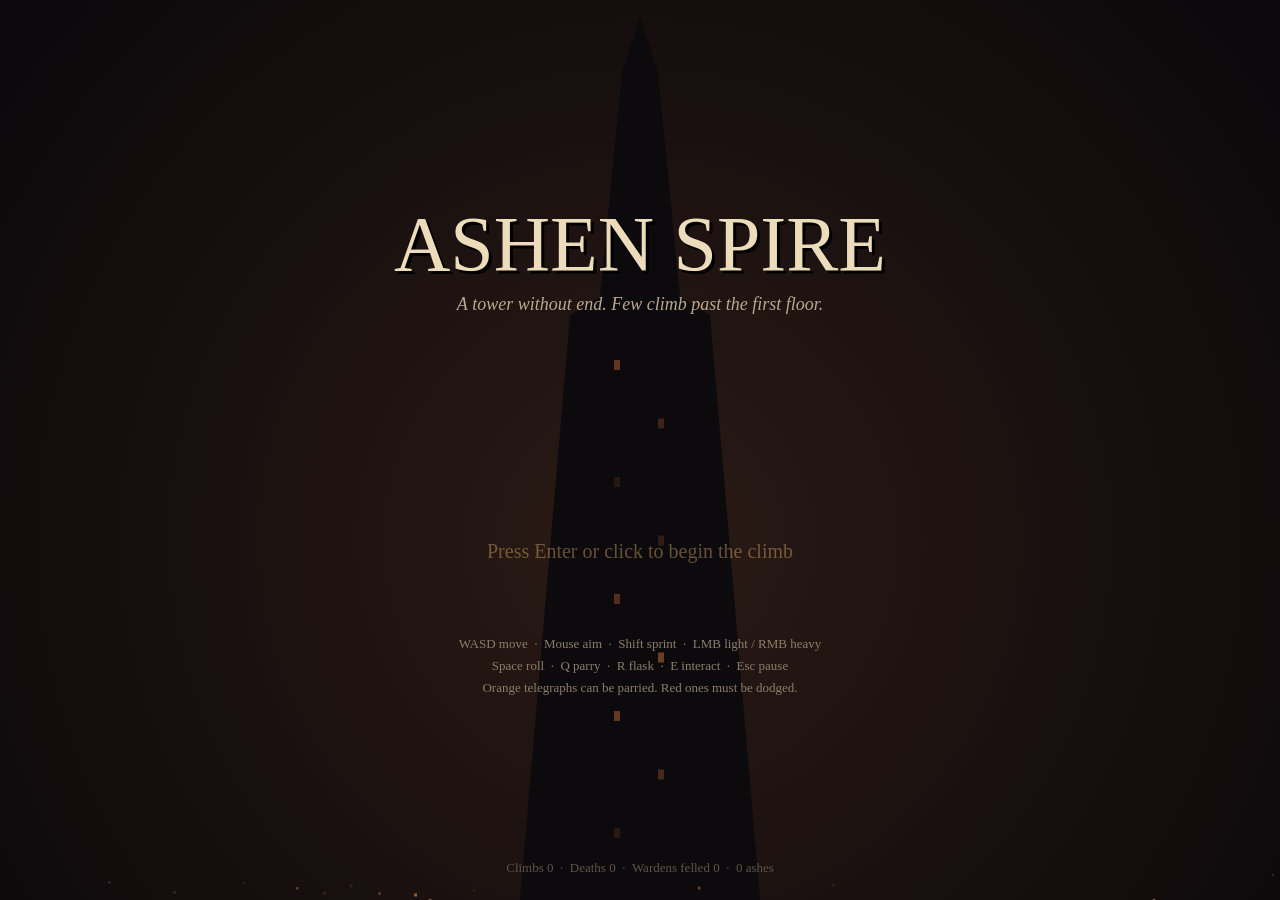
<file: index.html>
<!doctype html>
<html lang="en">
<head>
  <meta charset="utf-8">
  <meta name="viewport" content="width=device-width, initial-scale=1">
  <title>Ashen Spire</title>
  <link rel="stylesheet" href="style.css">
</head>
<body>
  <canvas id="game"></canvas>
  <!-- Plain scripts (no modules) so the game runs by double-clicking index.html -->
  <script src="src/util.js"></script>
  <script src="src/input.js"></script>
  <script src="src/touch.js"></script>
  <script src="src/audio.js"></script>
  <script src="src/fx.js"></script>
  <script src="src/floors.js"></script>
  <script src="src/dungeon.js"></script>
  <script src="src/relics.js"></script>
  <script src="src/weapons.js"></script>
  <script src="src/player.js"></script>
  <script src="src/enemies.js"></script>
  <script src="src/ui.js"></script>
  <script src="src/meta.js"></script>
  <script src="src/game.js"></script>
</body>
</html>
</file>
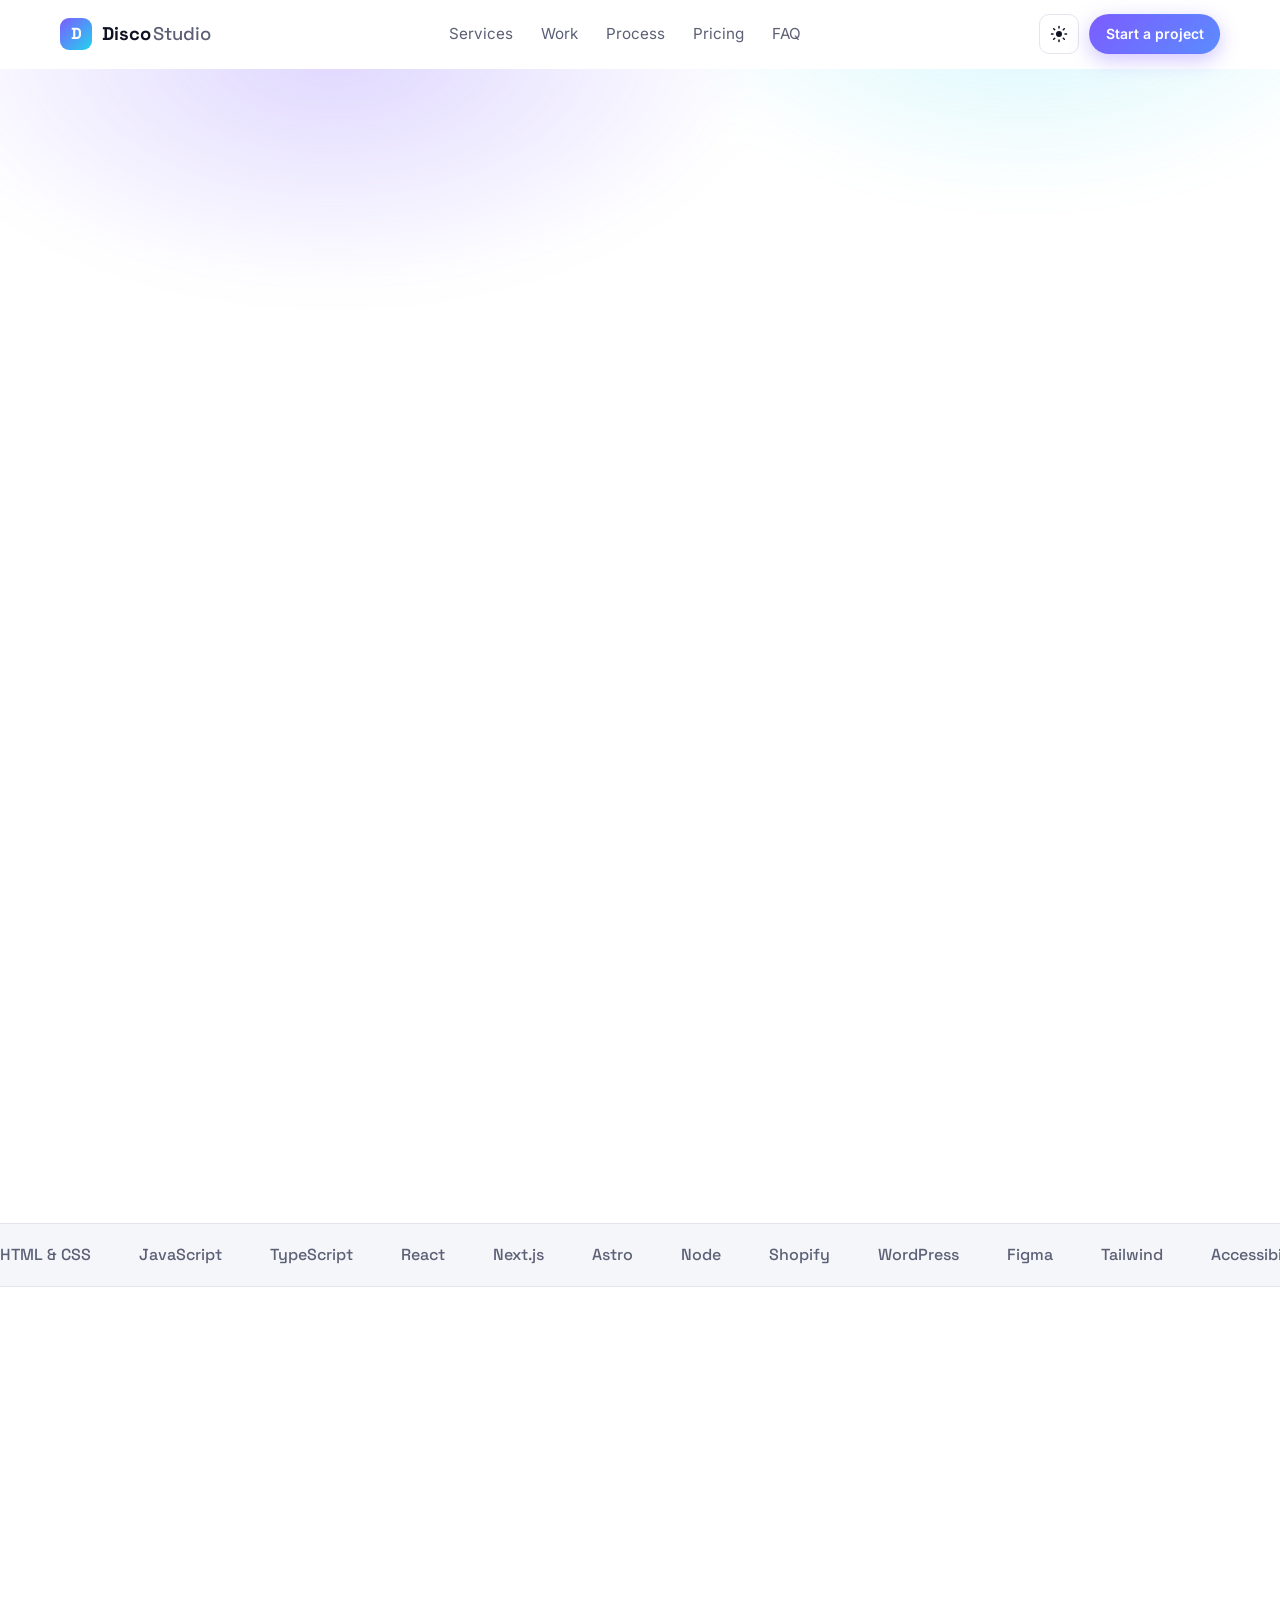
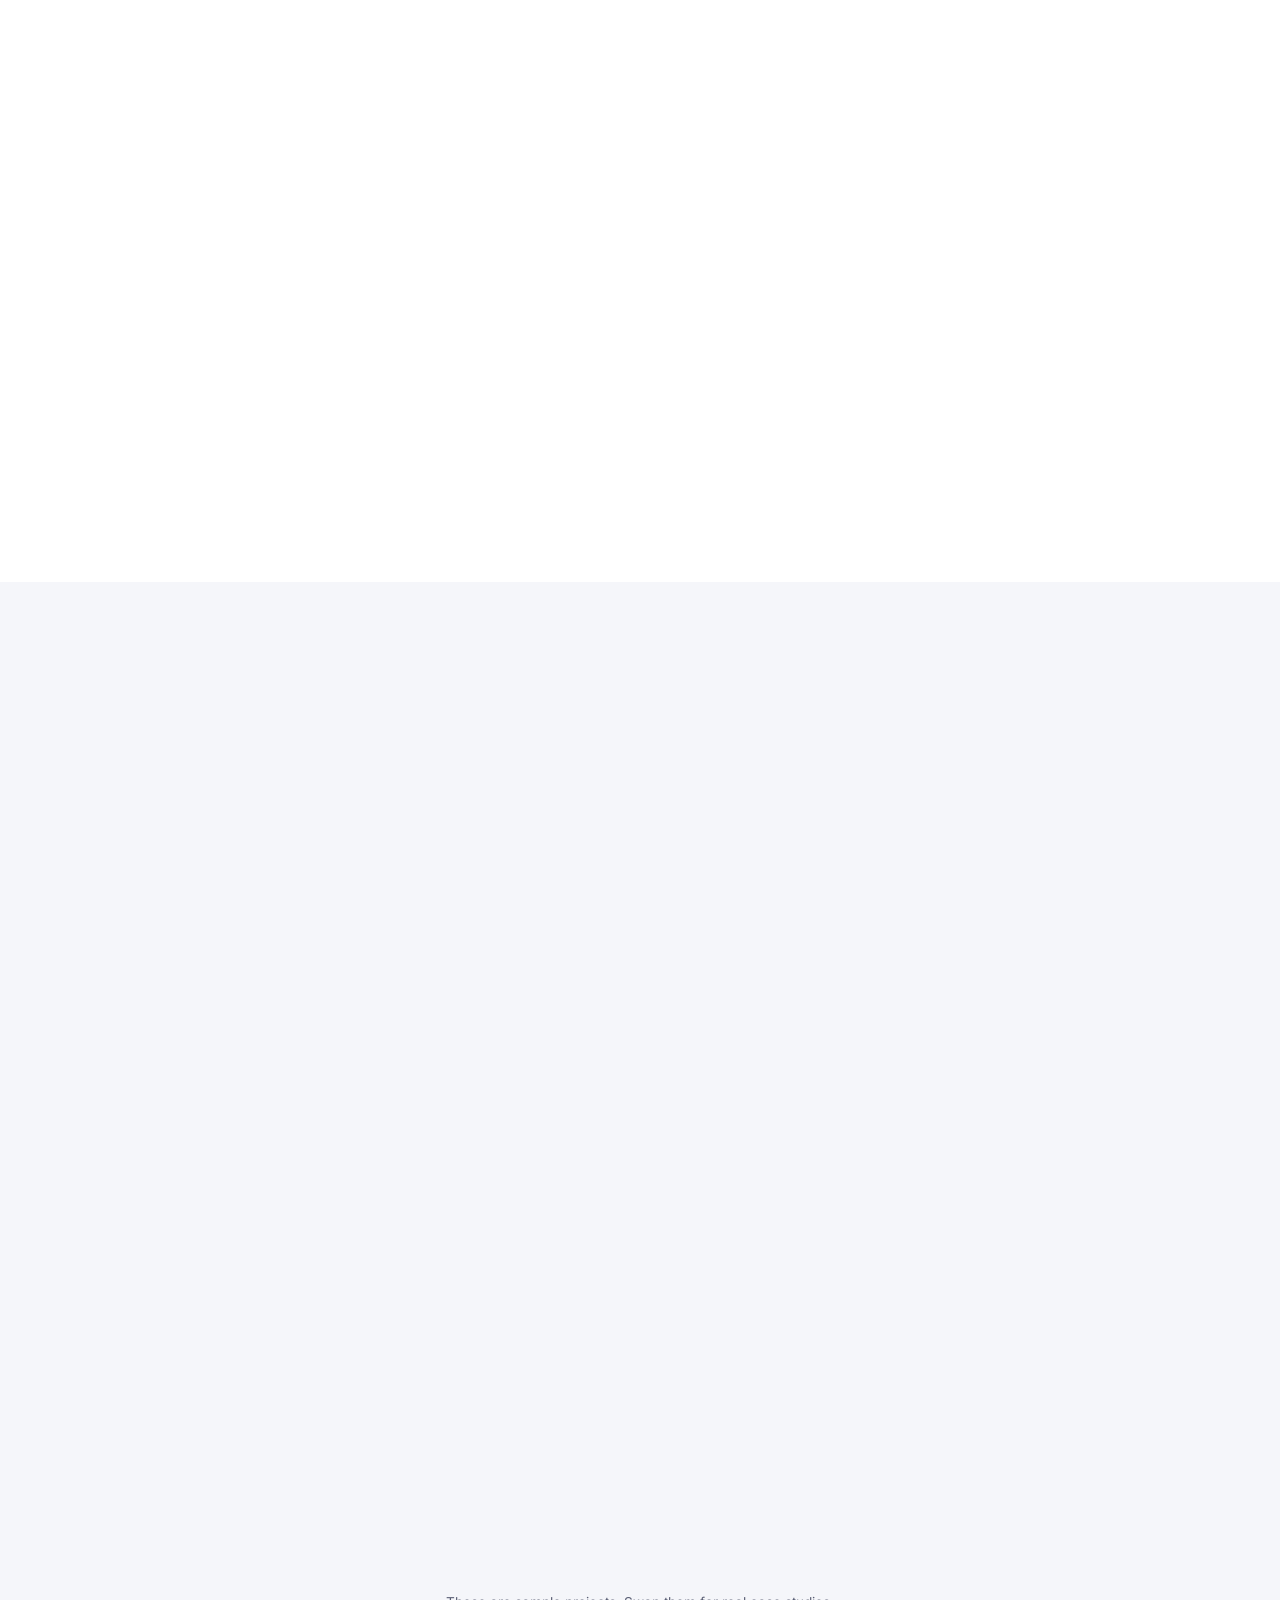
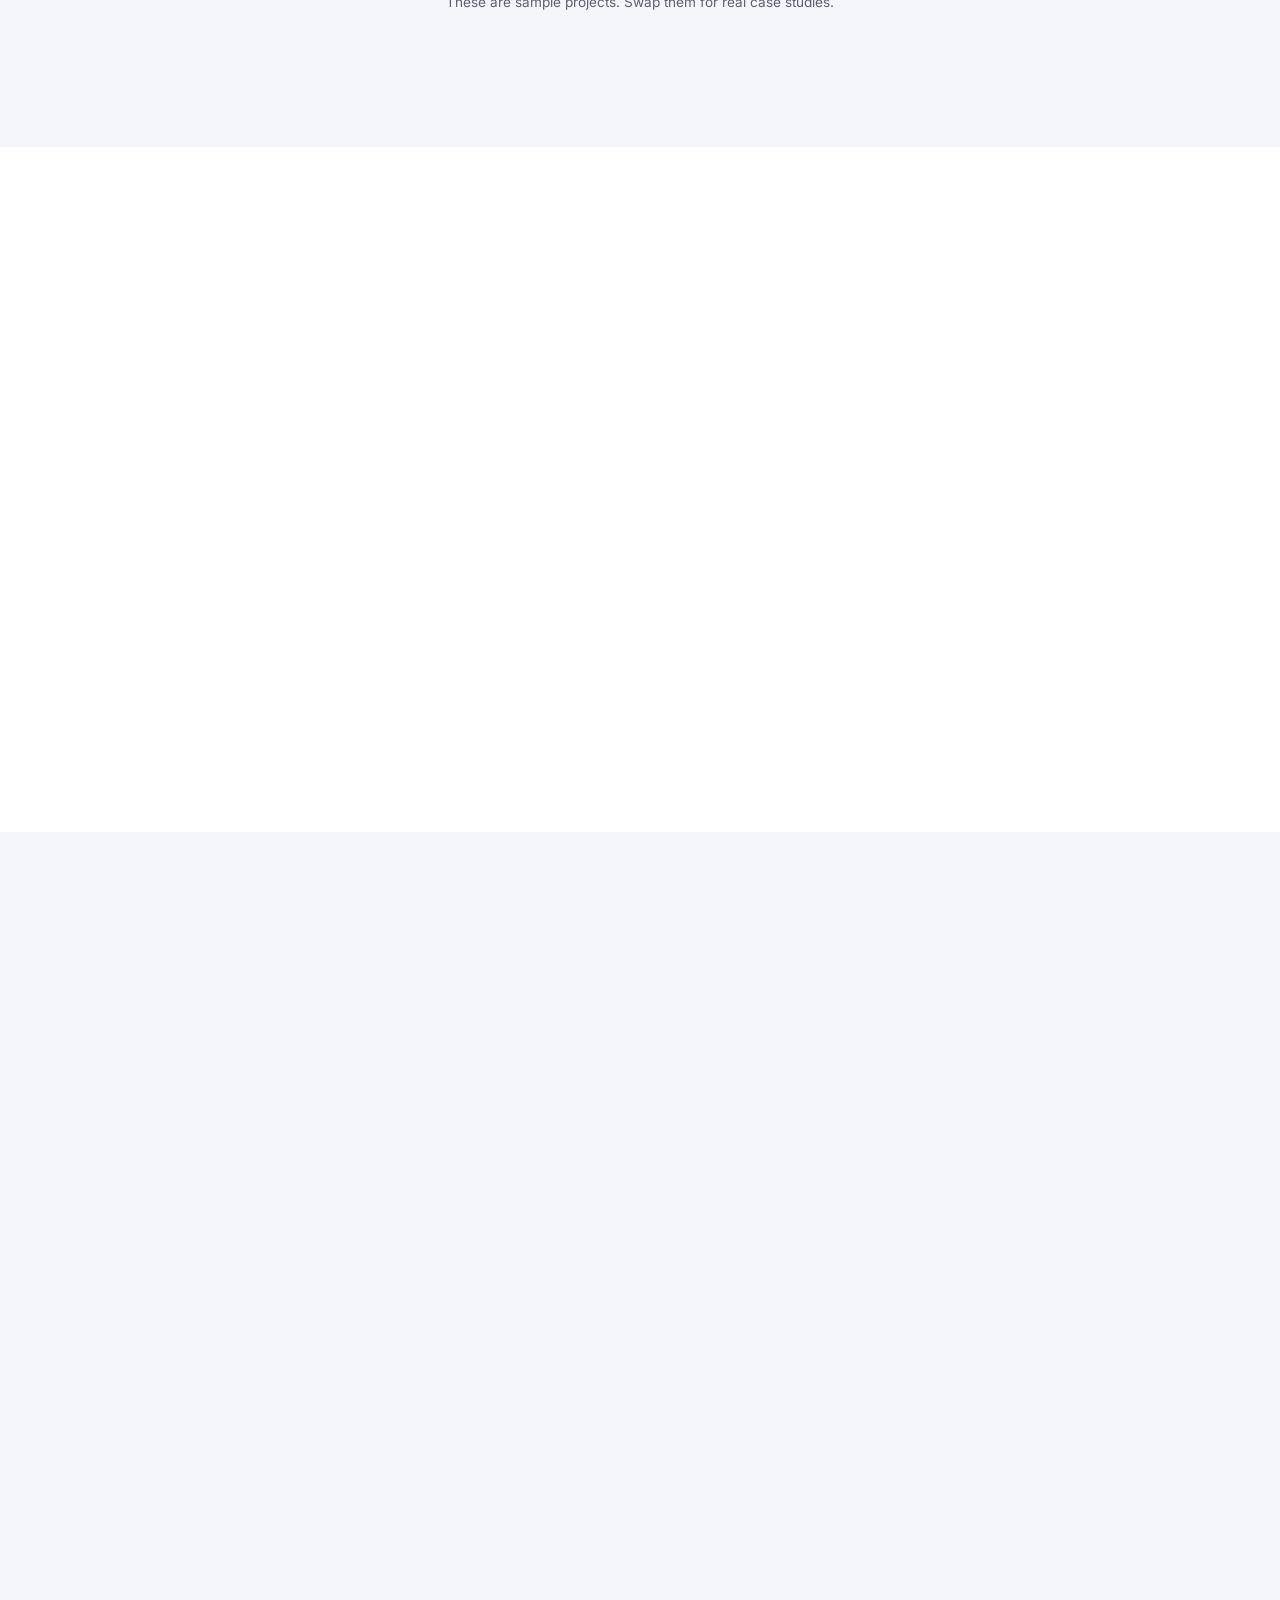
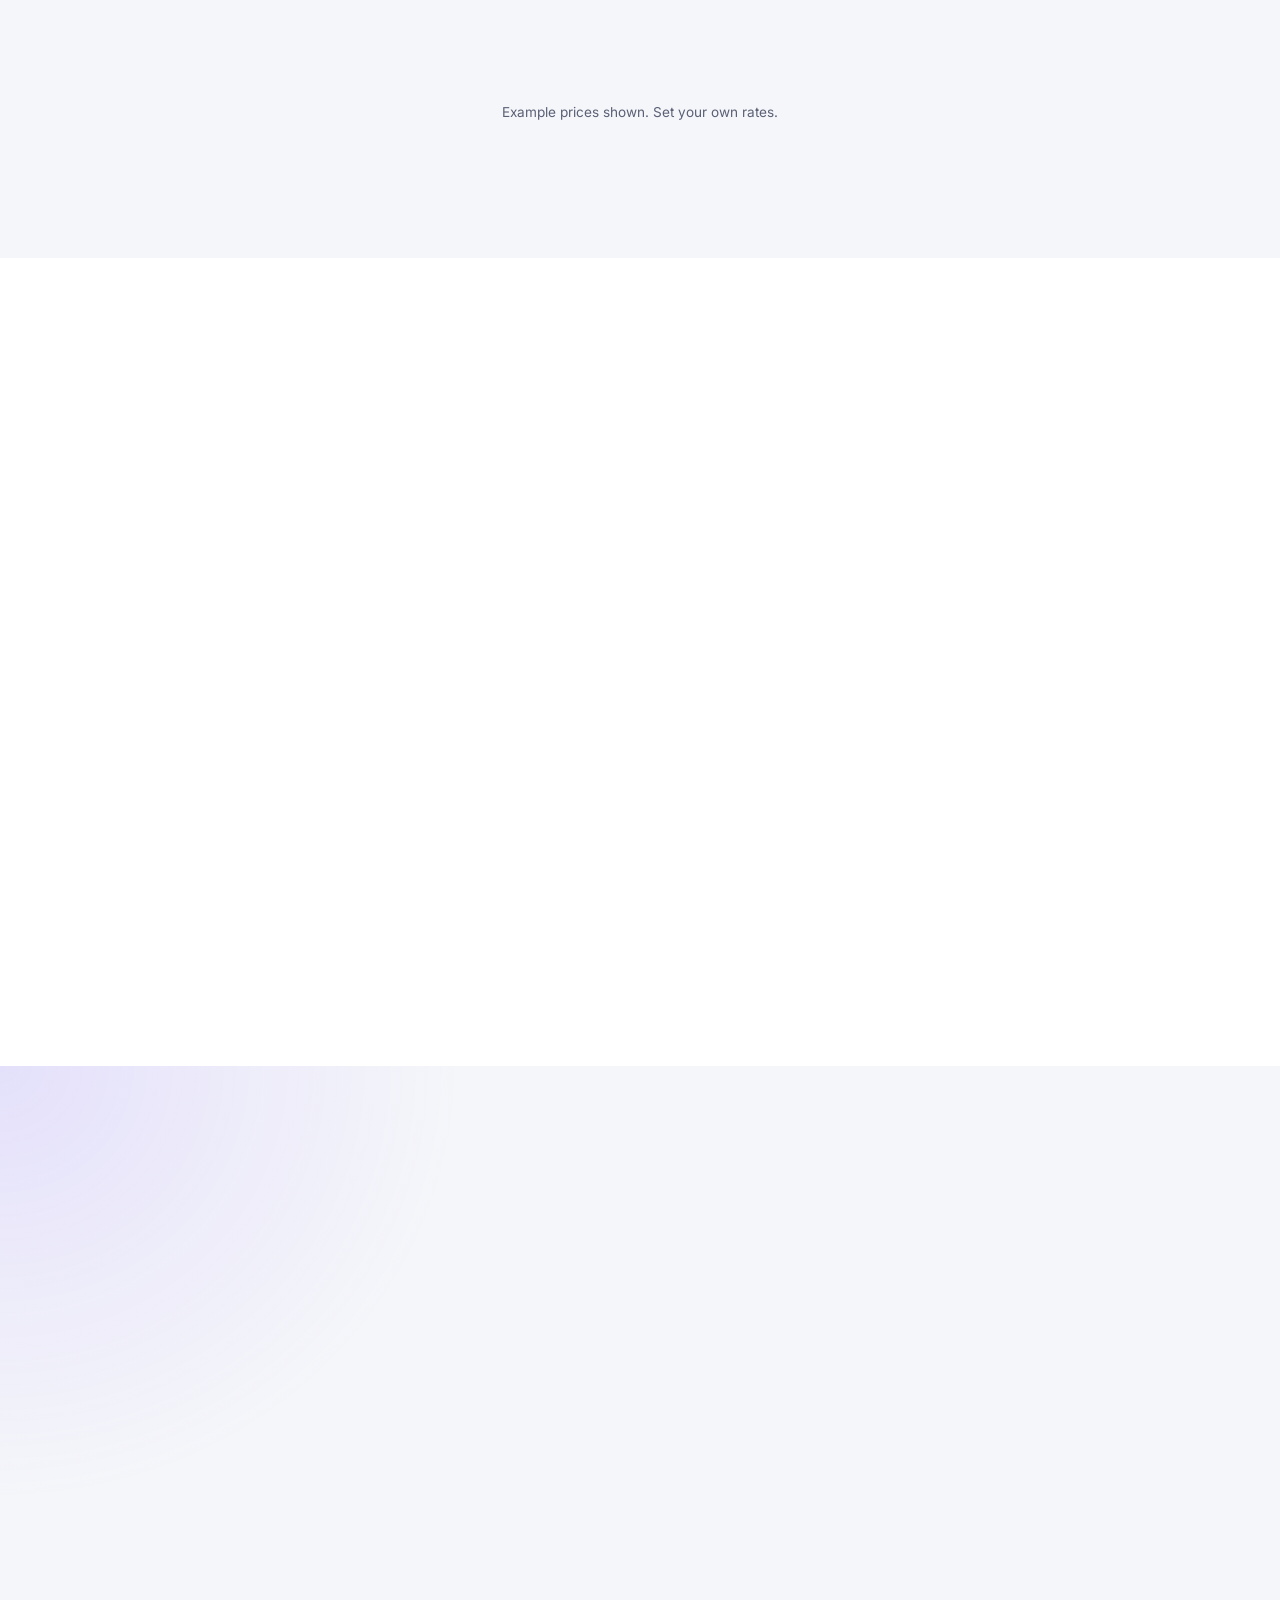
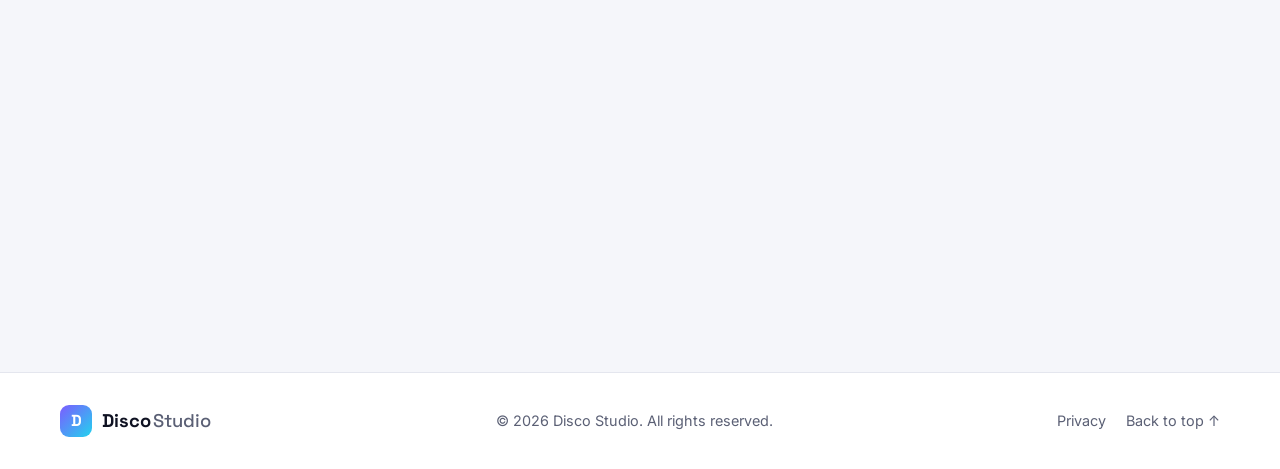
<file: site/index.html>
<!doctype html>
<html lang="en">
<head>
  <meta charset="utf-8">
  <meta name="viewport" content="width=device-width, initial-scale=1">
  <!-- Fallback policy for hosts that can't send headers. The real policy (incl. frame-ancestors) lives in _headers / vercel.json. -->
  <meta http-equiv="Content-Security-Policy" content="default-src 'none'; script-src 'self'; style-src 'self'; img-src 'self'; font-src 'self'; manifest-src 'self'; connect-src 'none'; form-action 'none'; base-uri 'none'; object-src 'none'; upgrade-insecure-requests">
  <meta name="referrer" content="strict-origin-when-cross-origin">
  <title>Disco Studio | Web Design &amp; Development</title>
  <meta name="description" content="Disco Studio designs and builds fast, accessible websites, online stores and web apps, with fixed prices and launches in as little as two weeks.">
  <meta name="theme-color" content="#7c5cff">
  <meta name="color-scheme" content="light dark">
  <link rel="canonical" href="https://www.example.com/">
  <meta property="og:type" content="website">
  <meta property="og:site_name" content="Disco Studio">
  <meta property="og:title" content="Disco Studio | Web Design &amp; Development">
  <meta property="og:description" content="Fast, accessible websites, online stores and web apps, with fixed prices.">
  <meta property="og:url" content="https://www.example.com/">
  <meta property="og:image" content="https://www.example.com/assets/og-image.png">
  <meta name="twitter:card" content="summary_large_image">
  <link rel="icon" href="assets/favicon.svg" type="image/svg+xml">
  <link rel="manifest" href="site.webmanifest">
  <link rel="preload" href="assets/fonts/inter-var.woff2" as="font" type="font/woff2" crossorigin>
  <link rel="preload" href="assets/fonts/space-grotesk-latin-700-normal.woff2" as="font" type="font/woff2" crossorigin>
  <link rel="stylesheet" href="style.css">
  <script src="theme.js"></script>
  <script type="application/ld+json">
  {
    "@context": "https://schema.org",
    "@type": "ProfessionalService",
    "name": "Disco Studio",
    "url": "https://www.example.com/",
    "email": "hello@example.com",
    "description": "Web design and development studio building fast, accessible websites, online stores and web apps.",
    "areaServed": "GB",
    "priceRange": "££"
  }
  </script>
</head>
<body>
  <a class="skip" href="#main">Skip to content</a>

  <header class="nav" id="top">
    <div class="container nav__inner">
      <a class="brand" href="#top" aria-label="Disco Studio home">
        <span class="brand__mark" aria-hidden="true">D</span>
        <span>Disco<span class="muted">Studio</span></span>
      </a>
      <nav class="nav__links" id="nav-links" aria-label="Primary">
        <a href="#services">Services</a>
        <a href="#work">Work</a>
        <a href="#process">Process</a>
        <a href="#pricing">Pricing</a>
        <a href="#faq">FAQ</a>
      </nav>
      <div class="nav__actions">
        <button class="icon-btn" id="theme-toggle" aria-label="Toggle dark mode">
          <svg class="i-sun" viewBox="0 0 24 24" width="18" height="18" aria-hidden="true"><circle cx="12" cy="12" r="4" fill="currentColor"/><g stroke="currentColor" stroke-width="2" stroke-linecap="round"><path d="M12 2v2M12 20v2M4.9 4.9l1.4 1.4M17.7 17.7l1.4 1.4M2 12h2M20 12h2M4.9 19.1l1.4-1.4M17.7 6.3l1.4-1.4"/></g></svg>
          <svg class="i-moon" viewBox="0 0 24 24" width="18" height="18" aria-hidden="true"><path d="M21 12.8A9 9 0 1 1 11.2 3a7 7 0 0 0 9.8 9.8z" fill="currentColor"/></svg>
        </button>
        <a class="btn btn--sm btn--primary hide-sm" href="#contact">Start a project</a>
        <button class="icon-btn menu-btn" id="menu-toggle" aria-label="Open menu" aria-expanded="false" aria-controls="nav-links">
          <span></span><span></span><span></span>
        </button>
      </div>
    </div>
  </header>

  <main id="main">
    <!-- HERO -->
    <section class="hero">
      <div class="hero__glow" aria-hidden="true"></div>
      <div class="container hero__inner">
        <p class="eyebrow reveal"><span class="dot"></span> Taking on new projects for 2027</p>
        <h1 class="hero__title reveal">
          Websites that look sharp<br>
          and <span class="grad" id="rotator">load fast</span>.
        </h1>
        <p class="hero__lead reveal">
          We're a small studio that designs and builds marketing sites, online stores and
          web apps. We focus on speed, accessibility and getting more visitors to get in touch or buy.
        </p>
        <div class="hero__cta reveal">
          <a class="btn btn--primary" href="#contact">Book a free call <span aria-hidden="true">→</span></a>
          <a class="btn btn--ghost" href="#work">See our work</a>
        </div>
        <ul class="hero__stats reveal" aria-label="Studio highlights">
          <li><strong data-count="100">0</strong><span>Lighthouse target</span></li>
          <li><strong data-count="2" data-suffix=" wks">0</strong><span>Typical launch</span></li>
          <li><strong data-count="24" data-suffix="h">0</strong><span>Reply time</span></li>
        </ul>
      </div>

      <div class="container">
        <div class="browser reveal" aria-hidden="true">
          <div class="browser__bar"><i></i><i></i><i></i><span>yourbrand.com</span></div>
          <div class="browser__body">
            <div class="mock mock--nav"></div>
            <div class="mock-row">
              <div class="mock-col">
                <div class="mock mock--h"></div>
                <div class="mock mock--h short"></div>
                <div class="mock mock--p"></div>
                <div class="mock mock--p"></div>
                <div class="mock mock--btn"></div>
              </div>
              <div class="mock mock--img"></div>
            </div>
            <div class="mock-cards"><div></div><div></div><div></div></div>
          </div>
        </div>
      </div>
    </section>

    <!-- MARQUEE -->
    <section class="marquee" aria-label="Technologies we use">
      <div class="marquee__track">
        <span>HTML &amp; CSS</span><span>JavaScript</span><span>TypeScript</span><span>React</span><span>Next.js</span><span>Astro</span><span>Node</span><span>Shopify</span><span>WordPress</span><span>Figma</span><span>Tailwind</span><span>Accessibility</span>
        <span aria-hidden="true">HTML &amp; CSS</span><span aria-hidden="true">JavaScript</span><span aria-hidden="true">TypeScript</span><span aria-hidden="true">React</span><span aria-hidden="true">Next.js</span><span aria-hidden="true">Astro</span><span aria-hidden="true">Node</span><span aria-hidden="true">Shopify</span><span aria-hidden="true">WordPress</span><span aria-hidden="true">Figma</span><span aria-hidden="true">Tailwind</span><span aria-hidden="true">Accessibility</span>
      </div>
    </section>

    <!-- SERVICES -->
    <section class="section" id="services">
      <div class="container">
        <header class="section__head reveal">
          <p class="kicker">Services</p>
          <h2>Everything you need to launch and grow online</h2>
        </header>
        <div class="grid grid--3">
          <article class="card reveal">
            <div class="card__icon" aria-hidden="true">
              <svg viewBox="0 0 24 24"><path d="M3 5h18v14H3z M3 9h18" /></svg>
            </div>
            <h3>Web design</h3>
            <p>Custom designs that fit your brand, prototyped in Figma before any code is written, so you see it first.</p>
          </article>
          <article class="card reveal">
            <div class="card__icon" aria-hidden="true">
              <svg viewBox="0 0 24 24"><path d="M8 7l-5 5 5 5M16 7l5 5-5 5M14 4l-4 16" /></svg>
            </div>
            <h3>Development</h3>
            <p>Clean, fast code that scores well in Lighthouse, works on every screen size and stays easy to update.</p>
          </article>
          <article class="card reveal">
            <div class="card__icon" aria-hidden="true">
              <svg viewBox="0 0 24 24"><path d="M6 6h15l-2 9H8L6 3H3 M9 20a1 1 0 1 0 0-.01M18 20a1 1 0 1 0 0-.01" /></svg>
            </div>
            <h3>E-commerce</h3>
            <p>Shopify and custom stores with checkout flows built to turn browsers into buyers.</p>
          </article>
          <article class="card reveal">
            <div class="card__icon" aria-hidden="true">
              <svg viewBox="0 0 24 24"><path d="M4 20V10M10 20V4M16 20v-8M22 20H2" /></svg>
            </div>
            <h3>SEO &amp; performance</h3>
            <p>Technical SEO, Core Web Vitals tuning and analytics, so people can find you and the site keeps loading quickly.</p>
          </article>
          <article class="card reveal">
            <div class="card__icon" aria-hidden="true">
              <svg viewBox="0 0 24 24"><path d="M12 3l8 4v5c0 5-3.5 8-8 9-4.5-1-8-4-8-9V7z M9 12l2 2 4-4" /></svg>
            </div>
            <h3>Accessibility</h3>
            <p>Built to WCAG 2.2 AA from the start: keyboard navigation, screen readers and readable contrast.</p>
          </article>
          <article class="card reveal">
            <div class="card__icon" aria-hidden="true">
              <svg viewBox="0 0 24 24"><path d="M21 12a9 9 0 1 1-3-6.7L21 8 M21 3v5h-5" /></svg>
            </div>
            <h3>Care plans</h3>
            <p>Hosting, updates, backups and small changes every month, so your site never goes stale.</p>
          </article>
        </div>
      </div>
    </section>

    <!-- WORK -->
    <section class="section section--alt" id="work">
      <div class="container">
        <header class="section__head section__head--row reveal">
          <div>
            <p class="kicker">Selected work</p>
            <h2>Recent projects</h2>
          </div>
          <div class="filters" role="group" aria-label="Filter projects">
            <button class="chip is-active" data-filter="all" aria-pressed="true">All</button>
            <button class="chip" data-filter="web" aria-pressed="false">Websites</button>
            <button class="chip" data-filter="shop" aria-pressed="false">Stores</button>
            <button class="chip" data-filter="app" aria-pressed="false">Web apps</button>
          </div>
        </header>
        <div class="grid grid--work" id="projects">
          <article class="project reveal" data-cat="web">
            <div class="project__thumb t1"><span>Café</span></div>
            <div class="project__meta"><h3>Northside Coffee</h3><p>Marketing site · Astro</p></div>
          </article>
          <article class="project reveal" data-cat="shop">
            <div class="project__thumb t2"><span>Shop</span></div>
            <div class="project__meta"><h3>Loom &amp; Thread</h3><p>Online store · Shopify</p></div>
          </article>
          <article class="project reveal" data-cat="app">
            <div class="project__thumb t3"><span>App</span></div>
            <div class="project__meta"><h3>Fieldbook</h3><p>Booking dashboard · React</p></div>
          </article>
          <article class="project reveal" data-cat="web">
            <div class="project__thumb t4"><span>Studio</span></div>
            <div class="project__meta"><h3>Pulse Fitness</h3><p>Website + memberships · Next.js</p></div>
          </article>
          <article class="project reveal" data-cat="app">
            <div class="project__thumb t5"><span>SaaS</span></div>
            <div class="project__meta"><h3>Ledgerly</h3><p>Invoicing tool · TypeScript</p></div>
          </article>
          <article class="project reveal" data-cat="shop">
            <div class="project__thumb t6"><span>Market</span></div>
            <div class="project__meta"><h3>Green Basket</h3><p>Grocery store · Custom</p></div>
          </article>
        </div>
        <p class="note">These are sample projects. Swap them for real case studies.</p>
      </div>
    </section>

    <!-- PROCESS -->
    <section class="section" id="process">
      <div class="container">
        <header class="section__head reveal">
          <p class="kicker">Process</p>
          <h2>From first call to launch in four steps</h2>
        </header>
        <ol class="steps">
          <li class="step reveal"><span class="step__n">01</span><h3>Discover</h3><p>We learn about your business, your audience and what the site needs to achieve.</p></li>
          <li class="step reveal"><span class="step__n">02</span><h3>Design</h3><p>Wireframes, then a full design you can click through. You give feedback, we revise.</p></li>
          <li class="step reveal"><span class="step__n">03</span><h3>Build</h3><p>We develop on a private preview link you can check whenever you like.</p></li>
          <li class="step reveal"><span class="step__n">04</span><h3>Launch</h3><p>We test, launch and show you how to edit it, then keep it in good shape.</p></li>
        </ol>
      </div>
    </section>

    <!-- PRICING -->
    <section class="section section--alt" id="pricing">
      <div class="container">
        <header class="section__head reveal">
          <p class="kicker">Pricing</p>
          <h2>Clear packages with no surprise invoices</h2>
          <p class="section__sub">Fixed prices, agreed before we start. Need something else? We'll quote it.</p>
        </header>
        <div class="grid grid--3 pricing">
          <article class="plan reveal">
            <h3>Starter</h3>
            <p class="plan__price"><span>from</span> £1,200</p>
            <p class="plan__desc">A one-page site or landing page that makes a strong first impression.</p>
            <ul class="ticks">
              <li>Single page, custom design</li>
              <li>Mobile-first and responsive</li>
              <li>Contact form &amp; basic SEO</li>
              <li>1 round of revisions</li>
            </ul>
            <a class="btn btn--ghost btn--block" href="#contact" data-plan="Starter">Choose Starter</a>
          </article>
          <article class="plan plan--featured reveal">
            <span class="badge">Most popular</span>
            <h3>Business</h3>
            <p class="plan__price"><span>from</span> £3,500</p>
            <p class="plan__desc">A multi-page site with a CMS so your team can edit content.</p>
            <ul class="ticks">
              <li>Up to 8 pages</li>
              <li>Easy-to-use CMS</li>
              <li>Analytics &amp; technical SEO</li>
              <li>Accessibility audit</li>
              <li>3 rounds of revisions</li>
            </ul>
            <a class="btn btn--primary btn--block" href="#contact" data-plan="Business">Choose Business</a>
          </article>
          <article class="plan reveal">
            <h3>Custom</h3>
            <p class="plan__price">Let's talk</p>
            <p class="plan__desc">Online stores, web apps, integrations and anything more involved.</p>
            <ul class="ticks">
              <li>E-commerce or web app</li>
              <li>API &amp; third-party integrations</li>
              <li>User accounts &amp; dashboards</li>
              <li>Ongoing support</li>
            </ul>
            <a class="btn btn--ghost btn--block" href="#contact" data-plan="Custom">Get a quote</a>
          </article>
        </div>
        <p class="note">Example prices shown. Set your own rates.</p>
      </div>
    </section>

    <!-- FAQ -->
    <section class="section" id="faq">
      <div class="container container--narrow">
        <header class="section__head reveal">
          <p class="kicker">FAQ</p>
          <h2>Questions we get asked a lot</h2>
        </header>
        <div class="faq">
          <details class="reveal"><summary>How long does a website take?</summary><p>A Starter site usually takes about 2 weeks. Business sites take 4–6 weeks, depending on how quickly content and feedback come back.</p></details>
          <details class="reveal"><summary>Can I update the site myself?</summary><p>Yes. Business and Custom builds include a CMS and a short walkthrough so you can edit text, images and blog posts without touching code.</p></details>
          <details class="reveal"><summary>Do you handle hosting and domains?</summary><p>We can set up hosting and domains for you, or deploy to your existing provider. Care plans cover hosting, updates and backups.</p></details>
          <details class="reveal"><summary>What do you need from me to start?</summary><p>A short call, any brand assets you already have (logo, colours, photos) and a rough idea of the pages you need. We'll help with the rest.</p></details>
          <details class="reveal"><summary>How does payment work?</summary><p>50% to book your slot and 50% at launch. Larger projects can be split into milestones.</p></details>
        </div>
      </div>
    </section>

    <!-- CONTACT -->
    <section class="section section--cta" id="contact">
      <div class="container contact">
        <div class="contact__copy reveal">
          <p class="kicker">Contact</p>
          <h2>Have a project in mind?</h2>
          <p>Tell us a bit about it and we'll reply within one working day with next steps and a rough estimate.</p>
          <ul class="contact__list">
            <li><span aria-hidden="true">✉</span> <a href="mailto:hello@example.com">hello@example.com</a></li>
            <li><span aria-hidden="true">⏱</span> Mon–Fri, 9am–5:30pm</li>
          </ul>
        </div>
        <noscript><p class="form form__noscript">JavaScript is off. Email us at <a href="mailto:hello@example.com">hello@example.com</a> instead.</p></noscript>
        <form class="form reveal" id="contact-form" novalidate autocomplete="on">
          <div class="form__row">
            <label>Name<input name="name" type="text" autocomplete="name" required maxlength="100" spellcheck="false"></label>
            <label>Email<input name="email" type="email" autocomplete="email" required maxlength="254" inputmode="email" spellcheck="false"></label>
          </div>
          <label>What do you need?
            <select name="plan">
              <option>Not sure yet</option>
              <option>Starter</option>
              <option>Business</option>
              <option>Custom</option>
            </select>
          </label>
          <label>Budget
            <select name="budget">
              <option>Under £2k</option>
              <option>£2k – £5k</option>
              <option>£5k – £10k</option>
              <option>£10k+</option>
            </select>
          </label>
          <label>Project details<textarea name="message" rows="5" required minlength="10" maxlength="2000" placeholder="A few lines about your business and goals"></textarea></label>
          <p class="form__fine">By sending this, you agree to us using your details to reply to your enquiry. See our <a href="privacy.html">privacy notice</a>.</p>
          <button class="btn btn--primary btn--block" type="submit">Send message</button>
          <p class="form__status" id="form-status" role="status" aria-live="polite"></p>
        </form>
      </div>
    </section>
  </main>

  <footer class="footer">
    <div class="container footer__inner">
      <a class="brand" href="#top"><span class="brand__mark" aria-hidden="true">D</span><span>Disco<span class="muted">Studio</span></span></a>
      <p class="muted">© <span id="year">2026</span> Disco Studio. All rights reserved.</p>
      <nav class="footer__links" aria-label="Legal">
        <a class="muted" href="privacy.html">Privacy</a>
        <a class="muted" href="#top">Back to top ↑</a>
      </nav>
    </div>
  </footer>

  <script src="script.js"></script>
</body>
</html>
</file>
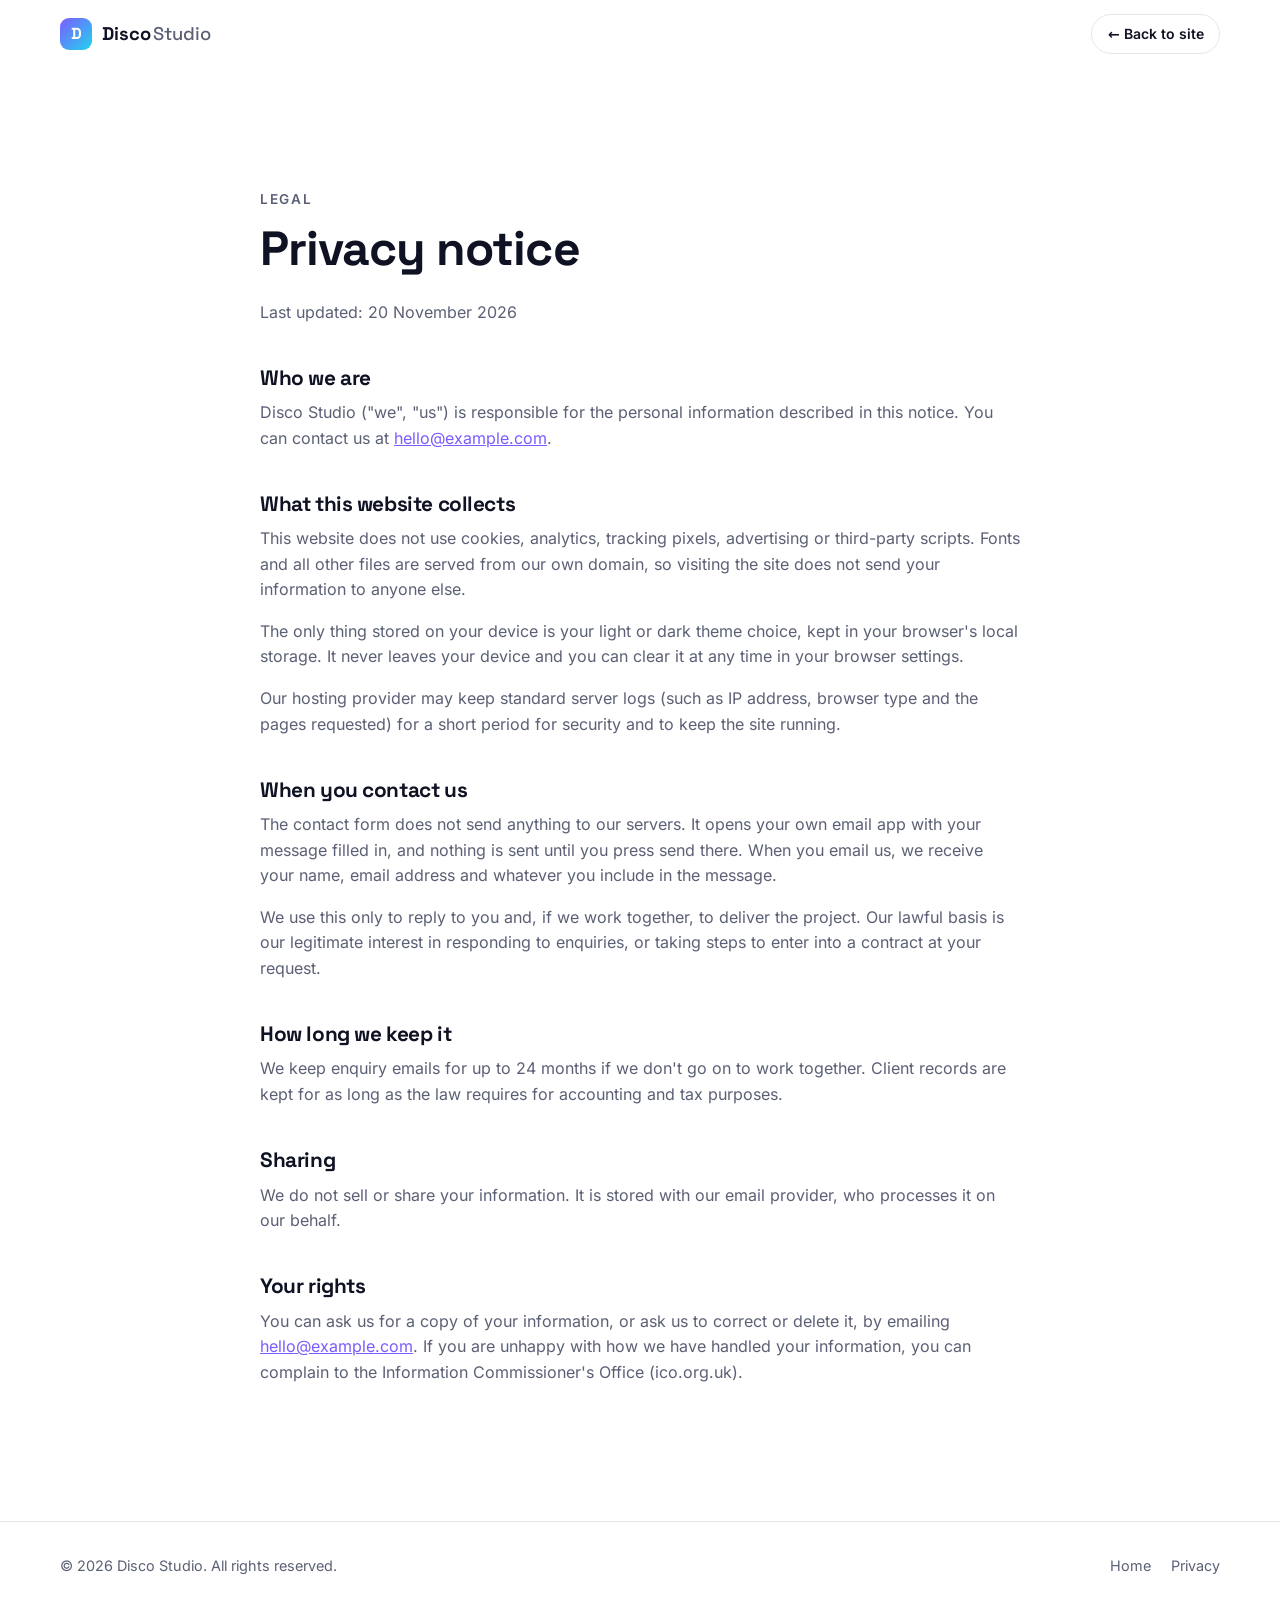
<file: site/privacy.html>
<!doctype html>
<html lang="en">
<head>
  <meta charset="utf-8">
  <meta name="viewport" content="width=device-width, initial-scale=1">
  <meta http-equiv="Content-Security-Policy" content="default-src 'none'; script-src 'self'; style-src 'self'; img-src 'self'; font-src 'self'; manifest-src 'self'; connect-src 'none'; form-action 'none'; base-uri 'none'; object-src 'none'; upgrade-insecure-requests">
  <meta name="referrer" content="strict-origin-when-cross-origin">
  <meta name="color-scheme" content="light dark">
  <link rel="icon" href="assets/favicon.svg" type="image/svg+xml">
  <link rel="stylesheet" href="style.css">
  <script src="theme.js"></script>
  <title>Privacy notice | Disco Studio</title>
  <meta name="description" content="How Disco Studio handles personal information.">
  <link rel="canonical" href="https://www.example.com/privacy.html">
</head>
<body>
  <header class="nav">
    <div class="container nav__inner">
      <a class="brand" href="index.html" aria-label="Disco Studio home"><span class="brand__mark" aria-hidden="true">D</span><span>Disco<span class="muted">Studio</span></span></a>
      <a class="btn btn--sm btn--ghost" href="index.html">← Back to site</a>
    </div>
  </header>
  <!-- TEMPLATE: check every statement below matches how you actually work (email provider, retention, hosting logs) before publishing. This is not legal advice. -->
  <main class="section legal">
    <div class="container container--narrow">
      <p class="kicker">Legal</p>
      <h1>Privacy notice</h1>
      <p class="muted">Last updated: 20 November 2026</p>

      <h2>Who we are</h2>
      <p>Disco Studio ("we", "us") is responsible for the personal information described in this notice. You can contact us at <a href="mailto:hello@example.com">hello@example.com</a>.</p>

      <h2>What this website collects</h2>
      <p>This website does not use cookies, analytics, tracking pixels, advertising or third-party scripts. Fonts and all other files are served from our own domain, so visiting the site does not send your information to anyone else.</p>
      <p>The only thing stored on your device is your light or dark theme choice, kept in your browser's local storage. It never leaves your device and you can clear it at any time in your browser settings.</p>
      <p>Our hosting provider may keep standard server logs (such as IP address, browser type and the pages requested) for a short period for security and to keep the site running.</p>

      <h2>When you contact us</h2>
      <p>The contact form does not send anything to our servers. It opens your own email app with your message filled in, and nothing is sent until you press send there. When you email us, we receive your name, email address and whatever you include in the message.</p>
      <p>We use this only to reply to you and, if we work together, to deliver the project. Our lawful basis is our legitimate interest in responding to enquiries, or taking steps to enter into a contract at your request.</p>

      <h2>How long we keep it</h2>
      <p>We keep enquiry emails for up to 24 months if we don't go on to work together. Client records are kept for as long as the law requires for accounting and tax purposes.</p>

      <h2>Sharing</h2>
      <p>We do not sell or share your information. It is stored with our email provider, who processes it on our behalf.</p>

      <h2>Your rights</h2>
      <p>You can ask us for a copy of your information, or ask us to correct or delete it, by emailing <a href="mailto:hello@example.com">hello@example.com</a>. If you are unhappy with how we have handled your information, you can complain to the Information Commissioner's Office (ico.org.uk).</p>
    </div>
  </main>
  <footer class="footer">
    <div class="container footer__inner">
      <p class="muted">© 2026 Disco Studio. All rights reserved.</p>
      <nav class="footer__links" aria-label="Legal"><a class="muted" href="index.html">Home</a><a class="muted" href="privacy.html">Privacy</a></nav>
    </div>
  </footer>
</body>
</html>
</file>
<file: style.css>
html, body { margin: 0; height: 100%; background: #07060a; overflow: hidden; }
canvas { display: block; width: 100vw; height: 100vh; cursor: crosshair; touch-action: none; }
html, body { touch-action: none; overscroll-behavior: none; -webkit-user-select: none; user-select: none; }
</file>
<file: site/style.css>
/* ---------- Fonts (self-hosted, SIL OFL 1.1, see assets/fonts) ---------- */
@font-face { font-family: "Inter"; src: url("assets/fonts/inter-var.woff2") format("woff2"); font-weight: 100 900; font-style: normal; font-display: swap; }
@font-face { font-family: "Space Grotesk"; src: url("assets/fonts/space-grotesk-latin-500-normal.woff2") format("woff2"); font-weight: 500; font-display: swap; }
@font-face { font-family: "Space Grotesk"; src: url("assets/fonts/space-grotesk-latin-700-normal.woff2") format("woff2"); font-weight: 700; font-display: swap; }

/* ---------- Tokens ---------- */
:root {
  --bg: #ffffff;
  --bg-alt: #f5f6fa;
  --surface: #ffffff;
  --text: #0f1222;
  --muted: #5b6075;
  --border: #e4e6ee;
  --accent: #7c5cff;
  --accent-2: #22d3ee;
  --accent-ink: #ffffff;
  --shadow: 0 1px 2px rgba(15, 18, 34, .04), 0 8px 24px rgba(15, 18, 34, .06);
  --radius: 16px;
  --font: "Inter", system-ui, -apple-system, Segoe UI, Roboto, sans-serif;
  --display: "Space Grotesk", var(--font);
  color-scheme: light;
}
@media (prefers-color-scheme: dark) {
  :root:not([data-theme="light"]) {
    --bg: #0b0d12; --bg-alt: #11141c; --surface: #151924; --text: #eef0f7;
    --muted: #9aa0b4; --border: #232838; --shadow: 0 8px 30px rgba(0,0,0,.35);
    color-scheme: dark;
  }
}
:root[data-theme="dark"] {
  --bg: #0b0d12; --bg-alt: #11141c; --surface: #151924; --text: #eef0f7;
  --muted: #9aa0b4; --border: #232838; --shadow: 0 8px 30px rgba(0,0,0,.35);
  color-scheme: dark;
}

/* ---------- Base ---------- */
*, *::before, *::after { box-sizing: border-box; }
html { scroll-behavior: smooth; scroll-padding-top: 80px; }
body {
  margin: 0; background: var(--bg); color: var(--text);
  font: 16px/1.6 var(--font); -webkit-font-smoothing: antialiased;
  overflow-x: hidden;
}
img, svg { display: block; }
a { color: inherit; text-decoration: none; }
h1, h2, h3 { font-family: var(--display); line-height: 1.1; margin: 0 0 .5em; letter-spacing: -.02em; }
h2 { font-size: clamp(1.9rem, 4vw, 2.8rem); }
h3 { font-size: 1.2rem; }
p { margin: 0 0 1em; }
.muted { color: var(--muted); }
.container { width: min(1160px, 100% - 32px); margin-inline: auto; }
.container--narrow { width: min(760px, 100% - 32px); }
.skip { position: absolute; left: -999px; top: 8px; background: var(--accent); color: #fff; padding: 8px 12px; border-radius: 8px; z-index: 100; }
.skip:focus { left: 8px; }
:focus-visible { outline: 2px solid var(--accent); outline-offset: 3px; border-radius: 6px; }

/* ---------- Buttons ---------- */
.btn {
  display: inline-flex; align-items: center; justify-content: center; gap: .5em;
  padding: .85em 1.4em; border-radius: 999px; font-weight: 600; font-size: .95rem;
  border: 1px solid transparent; cursor: pointer; transition: transform .15s, box-shadow .2s, background .2s, border-color .2s;
  font-family: inherit;
}
.btn:hover { transform: translateY(-1px); }
.btn--primary { background: linear-gradient(135deg, var(--accent), #5b8cff); color: var(--accent-ink); box-shadow: 0 6px 20px rgba(124, 92, 255, .35); }
.btn--primary:hover { box-shadow: 0 10px 28px rgba(124, 92, 255, .45); }
.btn--ghost { background: transparent; border-color: var(--border); color: var(--text); }
.btn--ghost:hover { border-color: var(--accent); }
.btn--sm { padding: .55em 1.1em; font-size: .875rem; }
.btn--block { width: 100%; }
.icon-btn {
  width: 40px; height: 40px; display: grid; place-items: center; border-radius: 10px;
  background: transparent; border: 1px solid var(--border); color: var(--text); cursor: pointer;
}
.i-moon { display: none; }
[data-theme="dark"] .i-sun { display: none; }
[data-theme="dark"] .i-moon { display: block; }

/* ---------- Nav ---------- */
.nav {
  position: sticky; top: 0; z-index: 50;
  background: color-mix(in srgb, var(--bg) 75%, transparent);
  backdrop-filter: saturate(160%) blur(14px); -webkit-backdrop-filter: saturate(160%) blur(14px);
  border-bottom: 1px solid transparent; transition: border-color .2s;
}
.nav.is-scrolled { border-bottom-color: var(--border); }
.nav__inner { display: flex; align-items: center; justify-content: space-between; height: 68px; gap: 16px; }
.brand { display: flex; align-items: center; gap: 10px; font-family: var(--display); font-weight: 700; font-size: 1.15rem; }
.brand__mark {
  width: 32px; height: 32px; display: grid; place-items: center; border-radius: 9px;
  background: linear-gradient(135deg, var(--accent), var(--accent-2)); color: #fff; font-size: 1rem;
}
.brand .muted { font-weight: 500; margin-left: 2px; }
.nav__links { display: flex; gap: 28px; font-size: .95rem; color: var(--muted); }
.nav__links a { transition: color .15s; }
.nav__links a:hover, .nav__links a.is-current { color: var(--text); }
.nav__actions { display: flex; align-items: center; gap: 10px; }
.menu-btn { display: none; flex-direction: column; align-items: center; justify-content: center; gap: 4px; }
.menu-btn span { width: 16px; height: 2px; background: currentColor; border-radius: 2px; transition: transform .2s, opacity .2s; }
.menu-btn[aria-expanded="true"] span:nth-child(1) { transform: translateY(6px) rotate(45deg); }
.menu-btn[aria-expanded="true"] span:nth-child(2) { opacity: 0; }
.menu-btn[aria-expanded="true"] span:nth-child(3) { transform: translateY(-6px) rotate(-45deg); }

/* ---------- Hero ---------- */
.hero { position: relative; padding: 96px 0 40px; overflow: hidden; }
.hero__glow {
  position: absolute; inset: -20% -10% auto; height: 700px; pointer-events: none; z-index: -1;
  background:
    radial-gradient(40% 50% at 30% 30%, rgba(124, 92, 255, .25), transparent 70%),
    radial-gradient(35% 45% at 75% 20%, rgba(34, 211, 238, .2), transparent 70%);
  filter: blur(20px);
}
.hero__inner { text-align: center; max-width: 860px; }
.eyebrow {
  display: inline-flex; align-items: center; gap: 8px; padding: 6px 14px; border-radius: 999px;
  border: 1px solid var(--border); background: var(--surface); font-size: .85rem; color: var(--muted);
}
.dot { width: 8px; height: 8px; border-radius: 50%; background: #22c55e; box-shadow: 0 0 0 4px rgba(34, 197, 94, .2); animation: pulse 2s infinite; }
@keyframes pulse { 50% { box-shadow: 0 0 0 7px rgba(34, 197, 94, 0); } }
.hero__title { font-size: clamp(2.5rem, 7vw, 4.6rem); margin: 24px 0 20px; }
.grad {
  background: linear-gradient(90deg, var(--accent), var(--accent-2));
  -webkit-background-clip: text; background-clip: text; color: transparent;
  display: inline-block; transition: opacity .3s, transform .3s;
}
.grad.is-out { opacity: 0; transform: translateY(8px); }
.hero__lead { font-size: clamp(1.05rem, 2vw, 1.2rem); color: var(--muted); max-width: 640px; margin: 0 auto 32px; }
.hero__cta { display: flex; gap: 12px; justify-content: center; flex-wrap: wrap; }
.hero__stats { list-style: none; padding: 0; margin: 48px auto 56px; display: flex; justify-content: center; gap: clamp(24px, 6vw, 64px); }
.hero__stats li { display: flex; flex-direction: column; }
.hero__stats strong { font-family: var(--display); font-size: 2rem; }
.hero__stats span { color: var(--muted); font-size: .85rem; }

/* Browser mockup */
.browser {
  max-width: 980px; margin: 0 auto; border-radius: 18px; overflow: hidden;
  border: 1px solid var(--border); background: var(--surface); box-shadow: 0 30px 80px rgba(15, 18, 34, .18);
  transform: perspective(1400px) rotateX(8deg); transform-origin: top;
}
.browser__bar { display: flex; align-items: center; gap: 6px; padding: 12px 16px; border-bottom: 1px solid var(--border); }
.browser__bar i { width: 11px; height: 11px; border-radius: 50%; background: var(--border); }
.browser__bar i:nth-child(1) { background: #ff5f57; } .browser__bar i:nth-child(2) { background: #febc2e; } .browser__bar i:nth-child(3) { background: #28c840; }
.browser__bar span { margin: 0 auto; font-size: .8rem; color: var(--muted); padding: 3px 40px; border-radius: 6px; background: var(--bg-alt); }
.browser__body { padding: 24px; display: grid; gap: 22px; }
.mock { background: var(--bg-alt); border-radius: 8px; }
.mock--nav { height: 14px; width: 100%; }
.mock-row { display: grid; grid-template-columns: 1fr 1fr; gap: 24px; align-items: center; }
.mock-col { display: grid; gap: 12px; }
.mock--h { height: 26px; width: 90%; background: linear-gradient(90deg, rgba(124,92,255,.35), rgba(34,211,238,.25)); }
.mock--h.short { width: 60%; }
.mock--p { height: 10px; width: 100%; }
.mock--btn { height: 30px; width: 120px; border-radius: 999px; background: var(--accent); opacity: .8; }
.mock--img { height: 180px; background: linear-gradient(135deg, rgba(124,92,255,.5), rgba(34,211,238,.4)); border-radius: 12px; }
.mock-cards { display: grid; grid-template-columns: repeat(3, 1fr); gap: 16px; }
.mock-cards div { height: 70px; border-radius: 10px; background: var(--bg-alt); }

/* ---------- Marquee ---------- */
.marquee { border-block: 1px solid var(--border); overflow: hidden; padding: 18px 0; background: var(--bg-alt); }
.marquee__track { display: flex; gap: 48px; width: max-content; animation: scroll 40s linear infinite; }
.marquee__track span { font-family: var(--display); font-weight: 500; color: var(--muted); white-space: nowrap; }
.marquee:hover .marquee__track { animation-play-state: paused; }
@keyframes scroll { to { transform: translateX(-50%); } }

/* ---------- Sections ---------- */
.section { padding: clamp(72px, 10vw, 120px) 0; }
.section--alt { background: var(--bg-alt); }
.section__head { max-width: 680px; margin-bottom: 48px; }
.section__head--row { max-width: none; display: flex; align-items: flex-end; justify-content: space-between; gap: 24px; flex-wrap: wrap; }
.section__sub { color: var(--muted); }
.kicker { color: var(--accent); font-weight: 600; font-size: .85rem; text-transform: uppercase; letter-spacing: .12em; margin-bottom: 12px; }
.note { margin-top: 28px; font-size: .85rem; color: var(--muted); text-align: center; }

.grid { display: grid; gap: 20px; }
.grid--3 { grid-template-columns: repeat(3, 1fr); }

.card {
  padding: 28px; border-radius: var(--radius); background: var(--surface);
  border: 1px solid var(--border); transition: transform .2s, border-color .2s, box-shadow .2s;
}
.card:hover { transform: translateY(-4px); border-color: color-mix(in srgb, var(--accent) 50%, var(--border)); box-shadow: var(--shadow); }
.card p { color: var(--muted); margin: 0; }
.card__icon {
  width: 44px; height: 44px; border-radius: 12px; display: grid; place-items: center; margin-bottom: 18px;
  background: color-mix(in srgb, var(--accent) 14%, transparent); color: var(--accent);
}
.card__icon svg { width: 22px; height: 22px; fill: none; stroke: currentColor; stroke-width: 2; stroke-linecap: round; stroke-linejoin: round; }

/* Work */
.filters { display: flex; gap: 8px; flex-wrap: wrap; }
.chip {
  padding: 8px 16px; border-radius: 999px; border: 1px solid var(--border); background: var(--surface);
  color: var(--muted); font: inherit; font-size: .9rem; cursor: pointer; transition: all .15s;
}
.chip:hover { color: var(--text); }
.chip.is-active { background: var(--text); color: var(--bg); border-color: var(--text); }
.grid--work { grid-template-columns: repeat(3, 1fr); gap: 24px; }
.project.is-hidden { display: none; }
.project__thumb {
  aspect-ratio: 4 / 3; border-radius: var(--radius); position: relative; overflow: hidden;
  background: linear-gradient(135deg, var(--a), var(--b)); display: grid; place-items: center;
}
.project__thumb::after {
  content: ""; position: absolute; inset: 18% 14% -10%; border-radius: 12px 12px 0 0;
  background: rgba(255, 255, 255, .9); box-shadow: 0 20px 40px rgba(0, 0, 0, .2);
  transition: transform .35s cubic-bezier(.2, .8, .2, 1);
  background-image:
    linear-gradient(var(--a), var(--a)), linear-gradient(#e5e7eb, #e5e7eb), linear-gradient(#e5e7eb, #e5e7eb), linear-gradient(135deg, var(--a), var(--b));
  background-size: 40% 10px, 70% 6px, 55% 6px, 86% 45%;
  background-position: 7% 14%, 7% 26%, 7% 33%, 50% 85%;
  background-repeat: no-repeat;
}
.project__thumb span {
  position: absolute; top: 14px; left: 16px; z-index: 1; color: #fff; font-weight: 600; font-size: .8rem;
  padding: 4px 10px; border-radius: 999px; background: rgba(0, 0, 0, .2); backdrop-filter: blur(6px);
}
.project:hover .project__thumb::after { transform: translateY(-8px) scale(1.02); }
.t1 { --a: #7c5cff; --b: #22d3ee; }
.t2 { --a: #f97316; --b: #facc15; }
.t3 { --a: #10b981; --b: #3b82f6; }
.t4 { --a: #ec4899; --b: #8b5cf6; }
.t5 { --a: #0ea5e9; --b: #6366f1; }
.t6 { --a: #84cc16; --b: #14b8a6; }
.project__meta { padding: 16px 4px 0; }
.project__meta h3 { margin-bottom: 4px; }
.project__meta p { color: var(--muted); font-size: .9rem; margin: 0; }

/* Process */
.steps { list-style: none; padding: 0; margin: 0; display: grid; grid-template-columns: repeat(4, 1fr); gap: 20px; counter-reset: s; }
.step { padding: 28px 24px; border-radius: var(--radius); border: 1px solid var(--border); position: relative; }
.step p { color: var(--muted); margin: 0; }
.step__n {
  font-family: var(--display); font-weight: 700; font-size: 2.4rem; display: block; margin-bottom: 12px;
  background: linear-gradient(135deg, var(--accent), var(--accent-2)); -webkit-background-clip: text; background-clip: text; color: transparent;
}

/* Pricing */
.pricing { align-items: stretch; }
.plan {
  display: flex; flex-direction: column; padding: 32px; border-radius: var(--radius);
  background: var(--surface); border: 1px solid var(--border); position: relative;
}
.plan--featured { border: 2px solid var(--accent); box-shadow: 0 20px 50px rgba(124, 92, 255, .2); }
.badge {
  position: absolute; top: -13px; left: 32px; background: var(--accent); color: #fff;
  font-size: .75rem; font-weight: 600; padding: 4px 12px; border-radius: 999px;
}
.plan__price { font-family: var(--display); font-size: 2.2rem; font-weight: 700; margin: 8px 0; }
.plan__price span { font-size: .9rem; font-weight: 500; color: var(--muted); font-family: var(--font); }
.plan__desc { color: var(--muted); }
.ticks { list-style: none; padding: 0; margin: 8px 0 28px; display: grid; gap: 10px; flex: 1; }
.ticks li { padding-left: 28px; position: relative; }
.ticks li::before {
  content: "✓"; position: absolute; left: 0; top: 1px; width: 18px; height: 18px; border-radius: 50%;
  display: grid; place-items: center; font-size: .7rem; font-weight: 700;
  background: color-mix(in srgb, var(--accent) 16%, transparent); color: var(--accent);
}

/* FAQ */
.faq { display: grid; gap: 12px; }
.faq details { border: 1px solid var(--border); border-radius: 12px; background: var(--surface); padding: 0 22px; }
.faq summary {
  cursor: pointer; list-style: none; padding: 20px 0; font-weight: 600;
  display: flex; justify-content: space-between; align-items: center; gap: 16px;
}
.faq summary::-webkit-details-marker { display: none; }
.faq summary::after { content: "+"; font-size: 1.4rem; color: var(--accent); transition: transform .2s; }
.faq details[open] summary::after { transform: rotate(45deg); }
.faq details p { color: var(--muted); padding-bottom: 20px; margin: 0; }

/* Contact */
.section--cta { background: radial-gradient(60% 80% at 0% 0%, rgba(124, 92, 255, .14), transparent 60%), var(--bg-alt); }
.contact { display: grid; grid-template-columns: 1fr 1.1fr; gap: 56px; align-items: start; }
.contact__copy p { color: var(--muted); }
.contact__list { list-style: none; padding: 0; margin: 24px 0 0; display: grid; gap: 10px; }
.contact__list a { color: var(--accent); font-weight: 600; }
.form { display: grid; gap: 16px; padding: 32px; border-radius: 20px; background: var(--surface); border: 1px solid var(--border); box-shadow: var(--shadow); }
.form__row { display: grid; grid-template-columns: 1fr 1fr; gap: 16px; }
.form label { display: grid; gap: 6px; font-size: .9rem; font-weight: 500; }
.form input, .form select, .form textarea {
  font: inherit; color: var(--text); background: var(--bg); border: 1px solid var(--border);
  border-radius: 10px; padding: 12px 14px; transition: border-color .15s, box-shadow .15s; width: 100%;
}
.form textarea { resize: vertical; }
.form input:focus, .form select:focus, .form textarea:focus {
  outline: none; border-color: var(--accent); box-shadow: 0 0 0 4px color-mix(in srgb, var(--accent) 20%, transparent);
}
.form .is-invalid { border-color: #ef4444; }
.form__fine { margin: 0; font-size: .8rem; color: var(--muted); }
.form__fine a, .form__noscript a { color: var(--accent); text-decoration: underline; }
.form__noscript { display: block; margin-bottom: 16px; }
.form__status { margin: 0; font-size: .9rem; min-height: 1.4em; text-align: center; }
.form__status.ok { color: #16a34a; }
.form__status.err { color: #ef4444; }

/* Footer */
.footer { border-top: 1px solid var(--border); padding: 32px 0; font-size: .9rem; }
.footer__inner { display: flex; justify-content: space-between; align-items: center; gap: 16px; flex-wrap: wrap; }
.footer p { margin: 0; }
.footer__links { display: flex; gap: 20px; }
.footer__links a:hover { color: var(--text); }

/* ---------- Reveal animation ---------- */
/* Only hide content when JS is running, so the page never renders blank. */
.js .reveal { opacity: 0; transform: translateY(18px); transition: opacity .6s ease, transform .6s ease; }
.js .reveal.is-in { opacity: 1; transform: none; }
@media (prefers-reduced-motion: reduce) {
  html { scroll-behavior: auto; }
  .js .reveal { opacity: 1; transform: none; transition: none; }
  .marquee__track, .dot { animation: none; }
}

/* ---------- Responsive ---------- */
@media (max-width: 960px) {
  .grid--3, .grid--work { grid-template-columns: repeat(2, 1fr); }
  .steps { grid-template-columns: repeat(2, 1fr); }
  .contact { grid-template-columns: 1fr; gap: 32px; }
}
@media (max-width: 760px) {
  .menu-btn { display: flex; }
  .hide-sm { display: none; }
  .nav__links {
    position: absolute; top: 68px; left: 0; right: 0; flex-direction: column; gap: 0;
    background: var(--bg); border-bottom: 1px solid var(--border); padding: 8px 16px 16px;
    transform: translateY(-8px); opacity: 0; pointer-events: none; transition: opacity .2s, transform .2s;
  }
  .nav__links.is-open { transform: none; opacity: 1; pointer-events: auto; }
  .nav__links a { padding: 14px 0; border-bottom: 1px solid var(--border); font-size: 1.05rem; color: var(--text); }
  .hero { padding-top: 64px; }
  .browser { transform: none; }
  .mock-row { grid-template-columns: 1fr; }
  .mock--img { height: 120px; }
}
@media (max-width: 600px) {
  .grid--3, .grid--work, .steps { grid-template-columns: 1fr; }
  .form__row { grid-template-columns: 1fr; }
  .form { padding: 22px; }
  .hero__stats strong { font-size: 1.6rem; }
  .footer__inner { flex-direction: column; text-align: center; }
}

/* ---------- Print ---------- */
@media print {
  .nav, .hero__glow, .browser, .marquee, .filters, .form, .hero__cta { display: none !important; }
  body { background: #fff; color: #000; }
  .section { padding: 24px 0; }
  .js .reveal { opacity: 1; transform: none; }
}

/* ---------- Secondary pages ---------- */
.legal h1, .notfound h1 { font-size: clamp(2rem, 5vw, 3rem); }
.legal h2 { font-size: 1.3rem; margin-top: 2em; }
.legal p { color: var(--muted); }
.legal a { color: var(--accent); text-decoration: underline; }
.notfound { text-align: center; min-height: 60vh; display: grid; align-items: center; }
</file>
